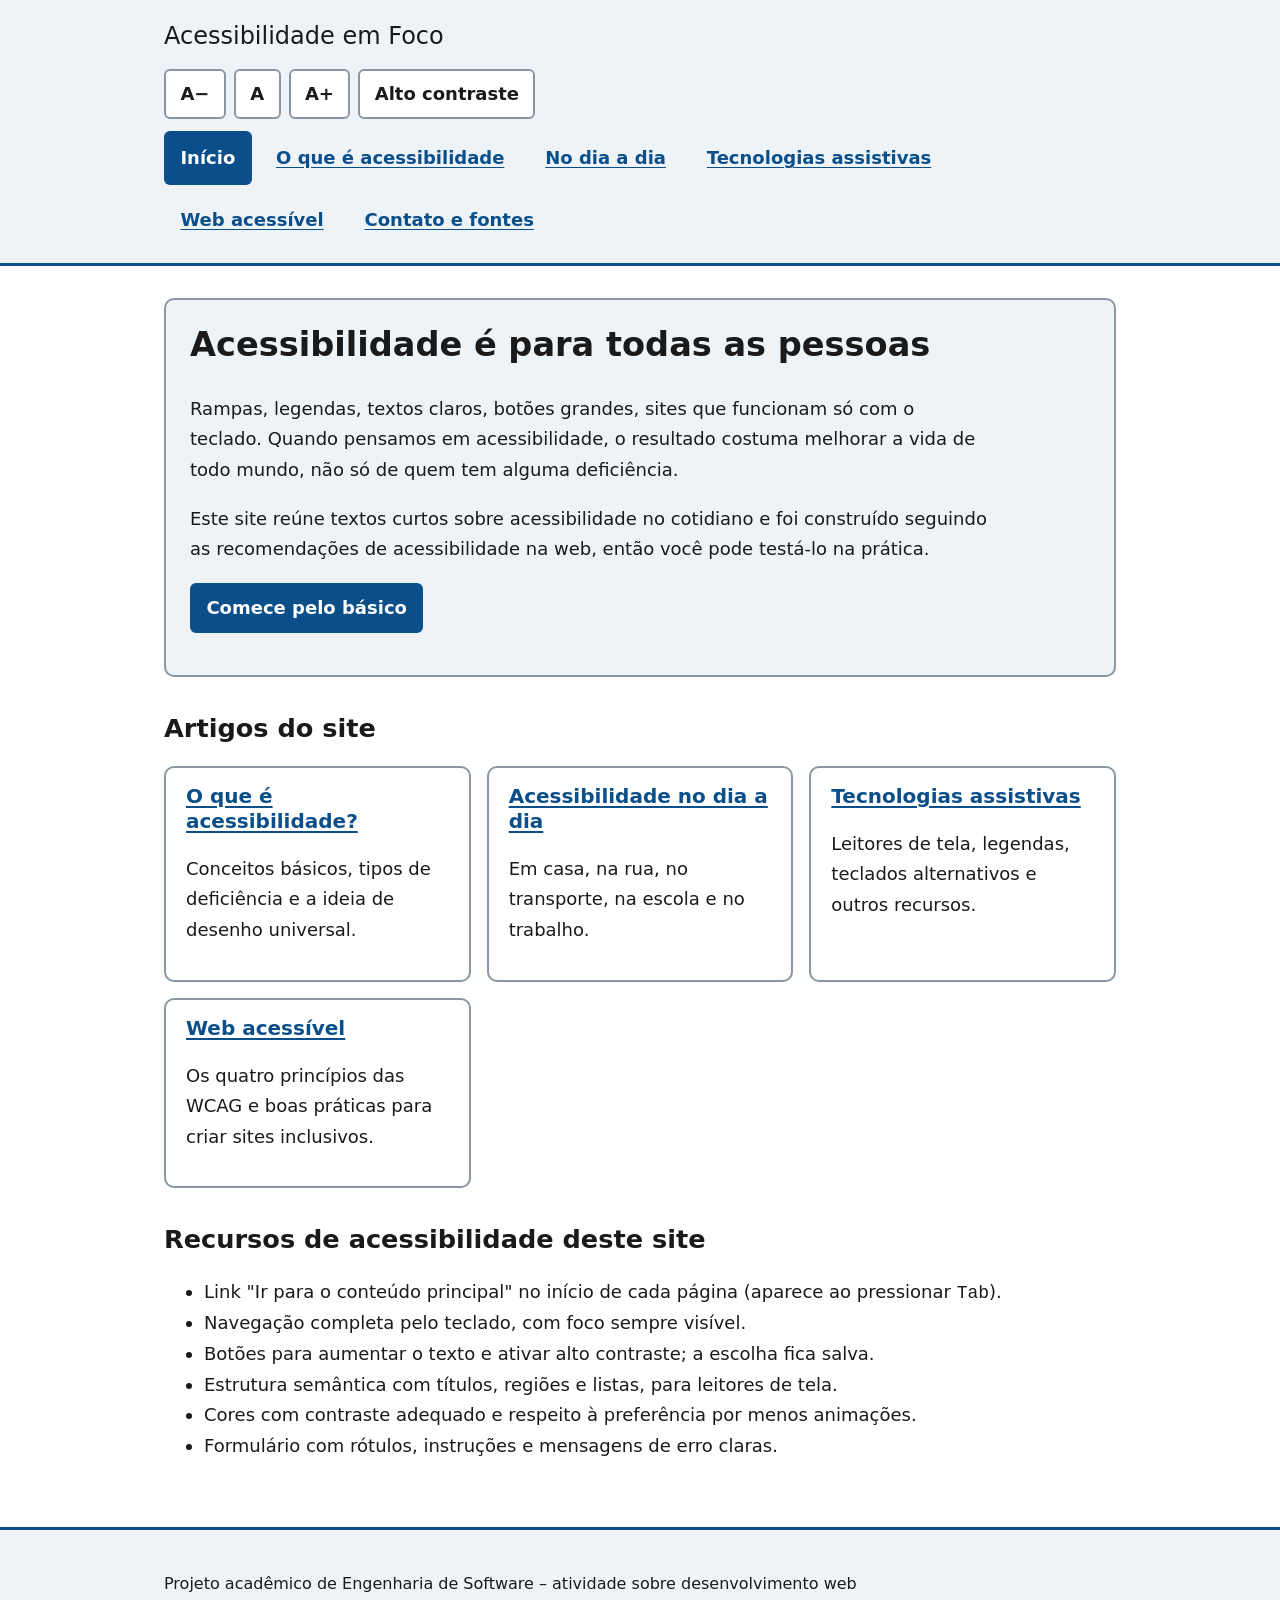
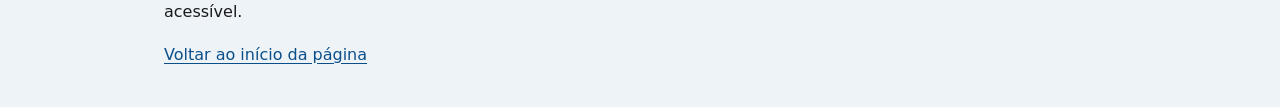
<file: index.html>
<!DOCTYPE html>
<html lang="pt-BR">
<head>
  <meta charset="UTF-8">
  <meta name="viewport" content="width=device-width, initial-scale=1">
  <meta name="description" content="Acessibilidade em Foco: artigos sobre como a acessibilidade melhora a vida cotidiana de todas as pessoas.">
  <title>Início – Acessibilidade em Foco</title>
  <link rel="stylesheet" href="css/styles.css">
  <script src="js/script.js"></script>
</head>
<body>
  <a class="skip-link" href="#conteudo">Ir para o conteúdo principal</a>

  <header class="site-header">
    <div class="header-inner">
      <p class="site-title"><a href="index.html">Acessibilidade em Foco</a></p>

      <div id="toolbar" class="toolbar" role="group" aria-label="Ferramentas de acessibilidade" hidden>
        <button type="button" id="btn-diminuir" aria-label="Diminuir tamanho do texto">A−</button>
        <button type="button" id="btn-padrao" aria-label="Restaurar tamanho padrão e contraste">A</button>
        <button type="button" id="btn-aumentar" aria-label="Aumentar tamanho do texto">A+</button>
        <button type="button" id="btn-contraste" aria-pressed="false">Alto contraste</button>
      </div>

      <nav class="main-nav" aria-label="Principal">
        <ul>
          <li><a href="index.html" aria-current="page">Início</a></li>
          <li><a href="o-que-e.html">O que é acessibilidade</a></li>
          <li><a href="cotidiano.html">No dia a dia</a></li>
          <li><a href="tecnologias-assistivas.html">Tecnologias assistivas</a></li>
          <li><a href="web-acessivel.html">Web acessível</a></li>
          <li><a href="contato.html">Contato e fontes</a></li>
        </ul>
      </nav>
    </div>
  </header>

  <p id="status" class="visually-hidden" role="status" aria-live="polite"></p>

  <main id="conteudo" tabindex="-1">
    <div class="container">
      <section class="hero" aria-labelledby="titulo-principal">
        <h1 id="titulo-principal">Acessibilidade é para todas as pessoas</h1>
        <p>
          Rampas, legendas, textos claros, botões grandes, sites que funcionam só com o teclado.
          Quando pensamos em acessibilidade, o resultado costuma melhorar a vida de todo mundo,
          não só de quem tem alguma deficiência.
        </p>
        <p>
          Este site reúne textos curtos sobre acessibilidade no cotidiano e foi construído seguindo
          as recomendações de acessibilidade na web, então você pode testá-lo na prática.
        </p>
        <p><a class="button" href="o-que-e.html">Comece pelo básico</a></p>
      </section>

      <section aria-labelledby="titulo-artigos">
        <h2 id="titulo-artigos">Artigos do site</h2>
        <ul class="cards">
          <li class="card">
            <h3><a href="o-que-e.html">O que é acessibilidade?</a></h3>
            <p>Conceitos básicos, tipos de deficiência e a ideia de desenho universal.</p>
          </li>
          <li class="card">
            <h3><a href="cotidiano.html">Acessibilidade no dia a dia</a></h3>
            <p>Em casa, na rua, no transporte, na escola e no trabalho.</p>
          </li>
          <li class="card">
            <h3><a href="tecnologias-assistivas.html">Tecnologias assistivas</a></h3>
            <p>Leitores de tela, legendas, teclados alternativos e outros recursos.</p>
          </li>
          <li class="card">
            <h3><a href="web-acessivel.html">Web acessível</a></h3>
            <p>Os quatro princípios das WCAG e boas práticas para criar sites inclusivos.</p>
          </li>
        </ul>
      </section>

      <section aria-labelledby="titulo-site">
        <h2 id="titulo-site">Recursos de acessibilidade deste site</h2>
        <ul>
          <li>Link "Ir para o conteúdo principal" no início de cada página (aparece ao pressionar <kbd>Tab</kbd>).</li>
          <li>Navegação completa pelo teclado, com foco sempre visível.</li>
          <li>Botões para aumentar o texto e ativar alto contraste; a escolha fica salva.</li>
          <li>Estrutura semântica com títulos, regiões e listas, para leitores de tela.</li>
          <li>Cores com contraste adequado e respeito à preferência por menos animações.</li>
          <li>Formulário com rótulos, instruções e mensagens de erro claras.</li>
        </ul>
      </section>
    </div>
  </main>

  <footer class="site-footer">
    <div class="container">
      <p>Projeto acadêmico de Engenharia de Software – atividade sobre desenvolvimento web acessível.</p>
      <p><a href="#conteudo">Voltar ao início da página</a></p>
    </div>
  </footer>
</body>
</html>
</file>
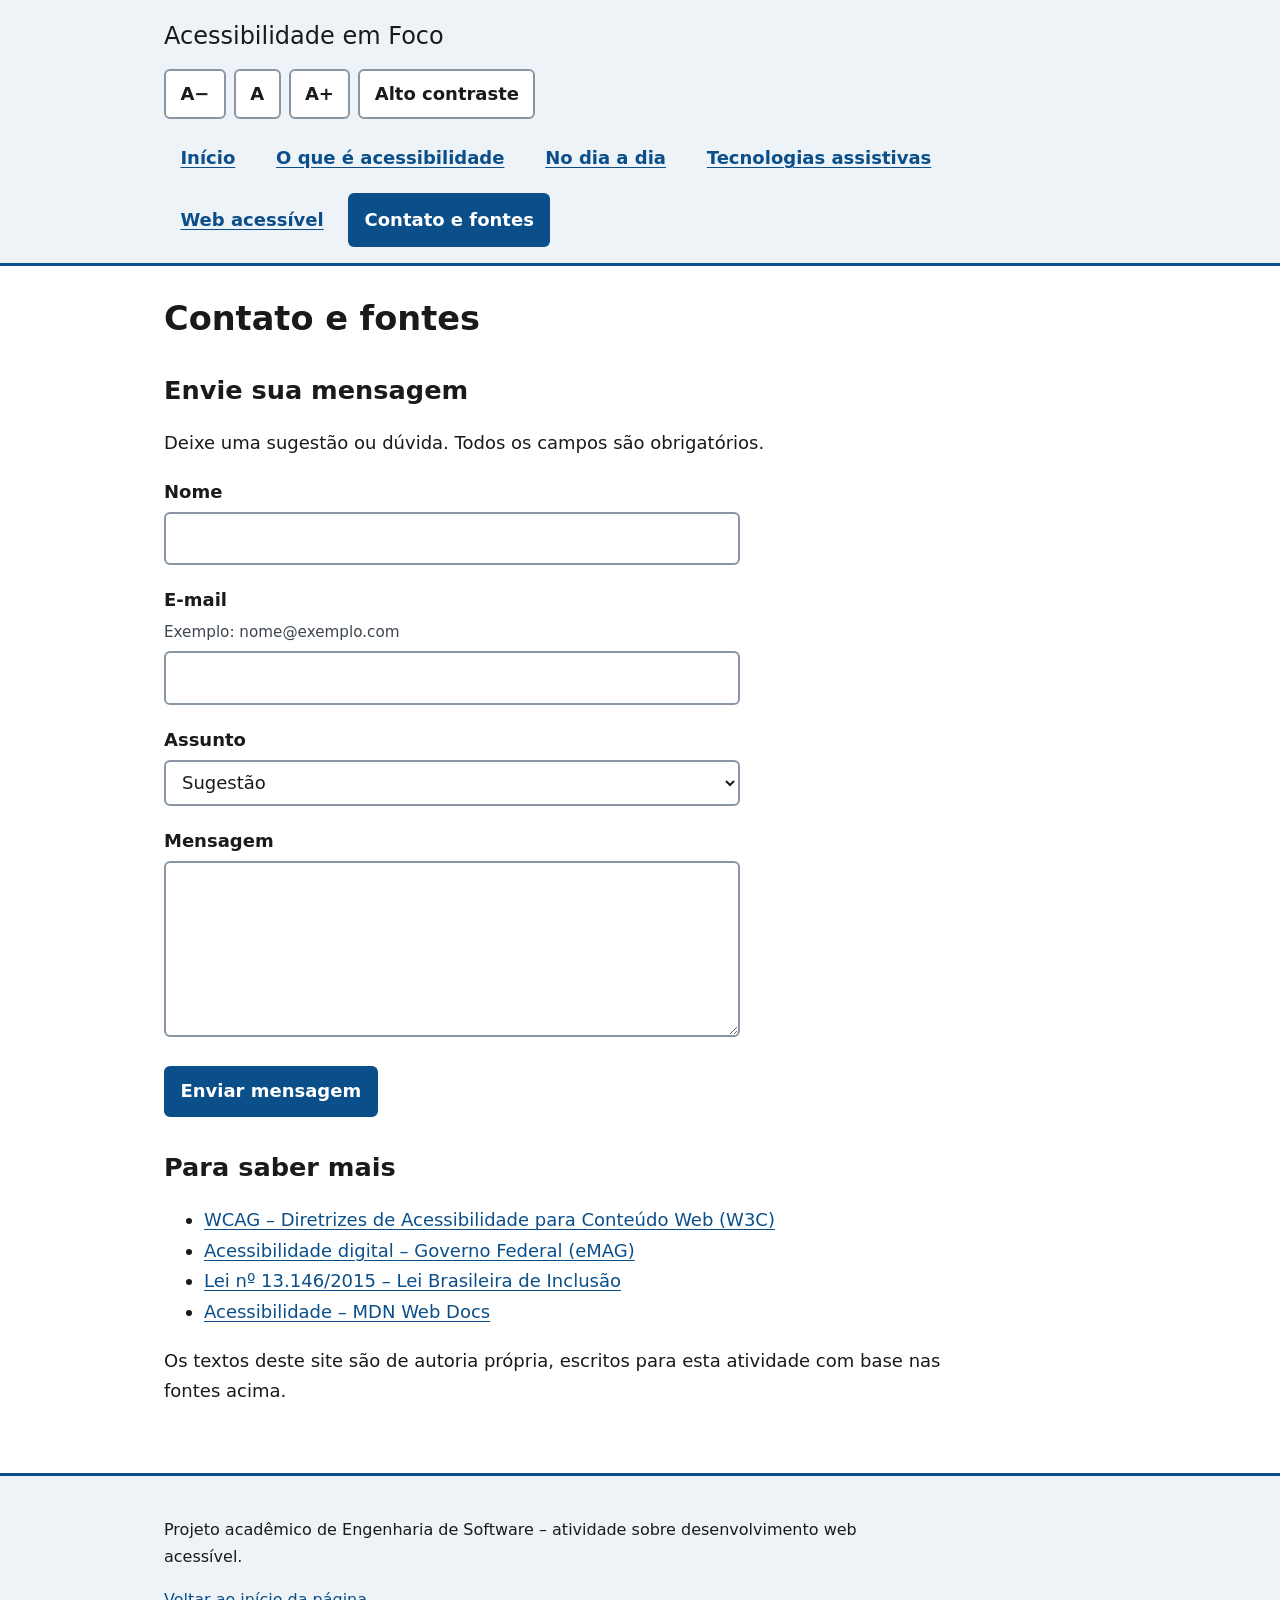
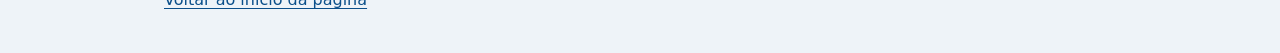
<file: contato.html>
<!DOCTYPE html>
<html lang="pt-BR">
<head>
  <meta charset="UTF-8">
  <meta name="viewport" content="width=device-width, initial-scale=1">
  <meta name="description" content="Formulário de contato acessível e lista de fontes para estudar acessibilidade.">
  <title>Contato e fontes – Acessibilidade em Foco</title>
  <link rel="stylesheet" href="css/styles.css">
  <script src="js/script.js"></script>
</head>
<body>
  <a class="skip-link" href="#conteudo">Ir para o conteúdo principal</a>

  <header class="site-header">
    <div class="header-inner">
      <p class="site-title"><a href="index.html">Acessibilidade em Foco</a></p>

      <div id="toolbar" class="toolbar" role="group" aria-label="Ferramentas de acessibilidade" hidden>
        <button type="button" id="btn-diminuir" aria-label="Diminuir tamanho do texto">A−</button>
        <button type="button" id="btn-padrao" aria-label="Restaurar tamanho padrão e contraste">A</button>
        <button type="button" id="btn-aumentar" aria-label="Aumentar tamanho do texto">A+</button>
        <button type="button" id="btn-contraste" aria-pressed="false">Alto contraste</button>
      </div>

      <nav class="main-nav" aria-label="Principal">
        <ul>
          <li><a href="index.html">Início</a></li>
          <li><a href="o-que-e.html">O que é acessibilidade</a></li>
          <li><a href="cotidiano.html">No dia a dia</a></li>
          <li><a href="tecnologias-assistivas.html">Tecnologias assistivas</a></li>
          <li><a href="web-acessivel.html">Web acessível</a></li>
          <li><a href="contato.html" aria-current="page">Contato e fontes</a></li>
        </ul>
      </nav>
    </div>
  </header>

  <p id="status" class="visually-hidden" role="status" aria-live="polite"></p>

  <main id="conteudo" tabindex="-1">
    <div class="container">
      <h1>Contato e fontes</h1>

      <section aria-labelledby="titulo-form">
        <h2 id="titulo-form">Envie sua mensagem</h2>
        <p>Deixe uma sugestão ou dúvida. Todos os campos são obrigatórios.</p>

        <div id="resumo-erros" class="error-summary" role="alert" tabindex="-1" aria-labelledby="titulo-erros" hidden></div>
        <div id="sucesso" class="success" role="status" tabindex="-1" hidden>
          <p><strong>Mensagem enviada!</strong> Obrigado pelo contato. (Envio simulado: este é um projeto acadêmico.)</p>
        </div>

        <form id="form-contato" novalidate>
          <div class="field">
            <label for="nome">Nome</label>
            <input type="text" id="nome" name="nome" autocomplete="name" aria-describedby="nome-erro" required>
            <p id="nome-erro" class="error-msg" hidden></p>
          </div>

          <div class="field">
            <label for="email">E-mail</label>
            <p id="email-dica" class="hint">Exemplo: nome@exemplo.com</p>
            <input type="email" id="email" name="email" autocomplete="email" aria-describedby="email-dica email-erro" required>
            <p id="email-erro" class="error-msg" hidden></p>
          </div>

          <div class="field">
            <label for="assunto">Assunto</label>
            <select id="assunto" name="assunto">
              <option>Sugestão</option>
              <option>Dúvida</option>
              <option>Problema de acessibilidade no site</option>
            </select>
          </div>

          <div class="field">
            <label for="mensagem">Mensagem</label>
            <textarea id="mensagem" name="mensagem" rows="5" aria-describedby="mensagem-erro" required></textarea>
            <p id="mensagem-erro" class="error-msg" hidden></p>
          </div>

          <button type="submit" class="primary">Enviar mensagem</button>
        </form>
      </section>

      <section aria-labelledby="titulo-fontes">
        <h2 id="titulo-fontes">Para saber mais</h2>
        <ul>
          <li><a href="https://www.w3.org/WAI/standards-guidelines/wcag/pt-br/">WCAG – Diretrizes de Acessibilidade para Conteúdo Web (W3C)</a></li>
          <li><a href="https://www.gov.br/governodigital/pt-br/acessibilidade-e-usuario/acessibilidade-digital">Acessibilidade digital – Governo Federal (eMAG)</a></li>
          <li><a href="https://www.planalto.gov.br/ccivil_03/_ato2015-2018/2015/lei/l13146.htm">Lei nº 13.146/2015 – Lei Brasileira de Inclusão</a></li>
          <li><a href="https://developer.mozilla.org/pt-BR/docs/Web/Accessibility">Acessibilidade – MDN Web Docs</a></li>
        </ul>
        <p>Os textos deste site são de autoria própria, escritos para esta atividade com base nas fontes acima.</p>
      </section>
    </div>
  </main>

  <footer class="site-footer">
    <div class="container">
      <p>Projeto acadêmico de Engenharia de Software – atividade sobre desenvolvimento web acessível.</p>
      <p><a href="#conteudo">Voltar ao início da página</a></p>
    </div>
  </footer>
</body>
</html>
</file>
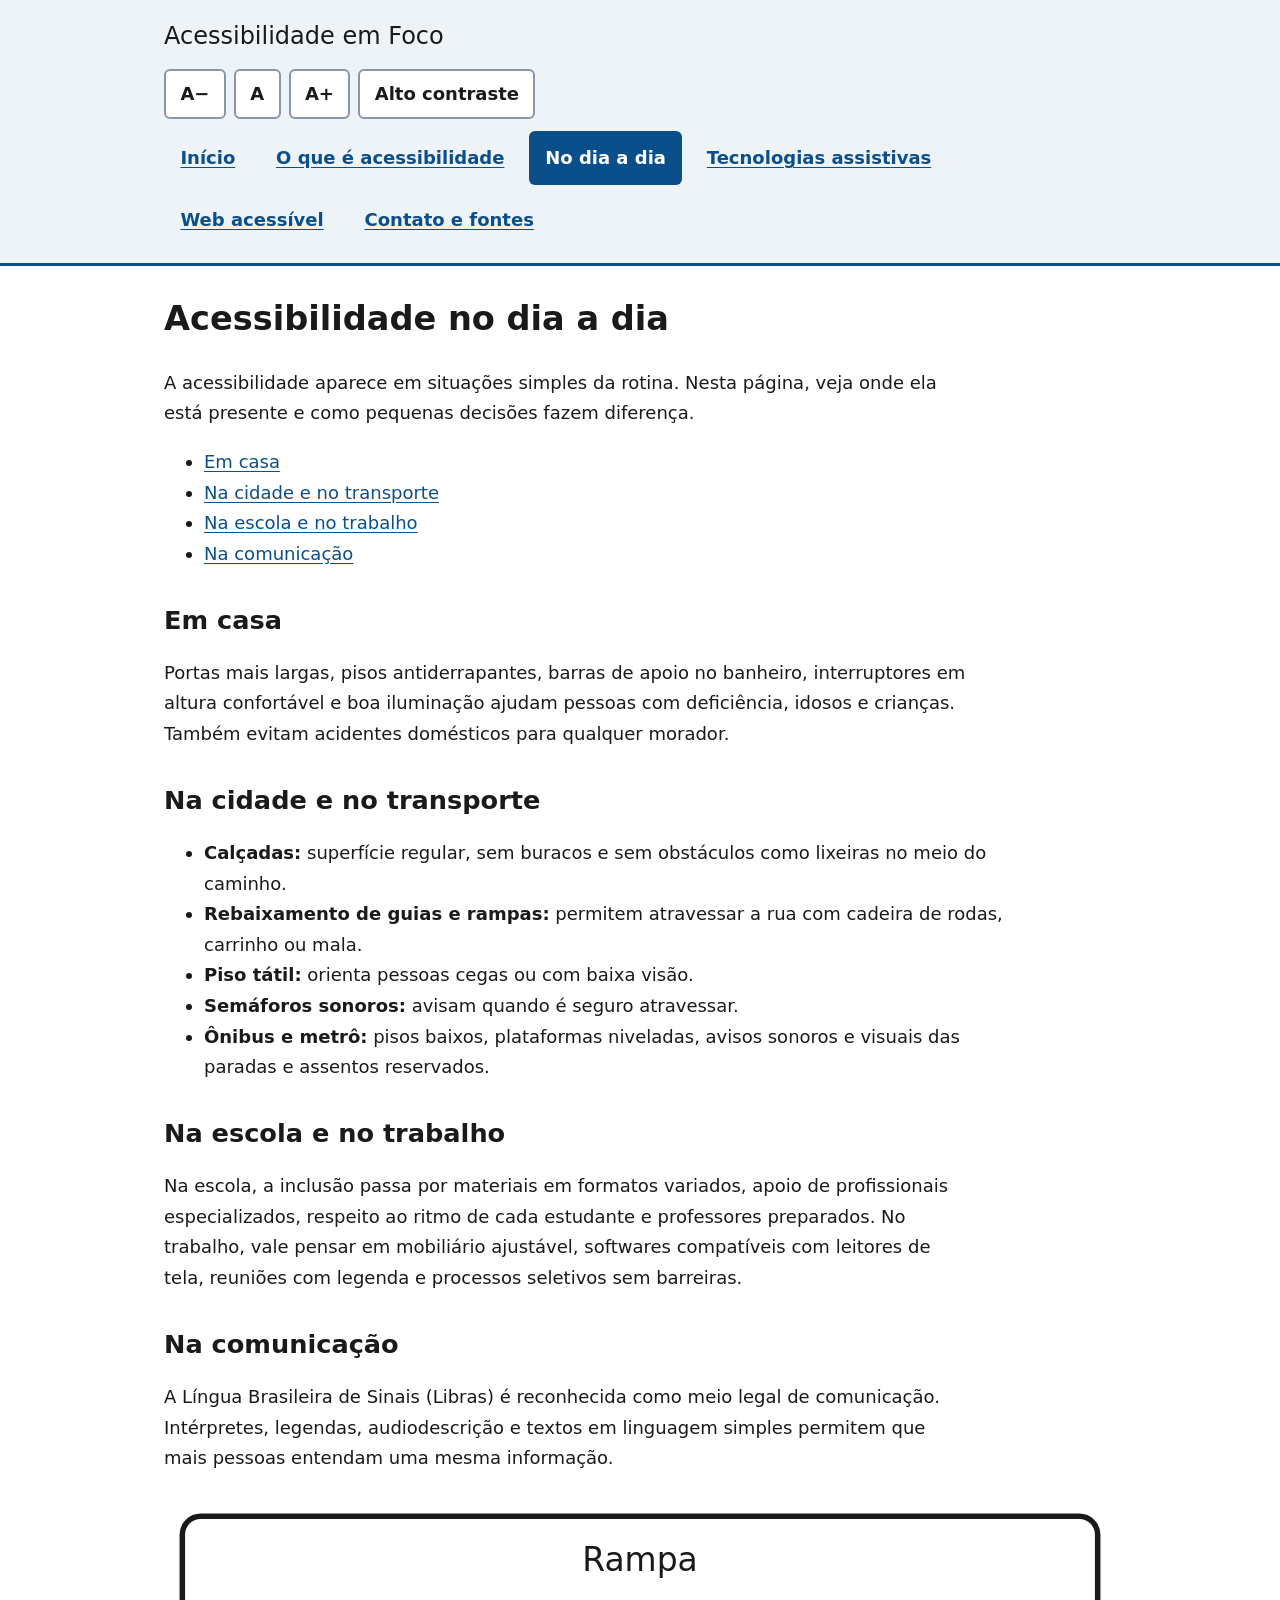
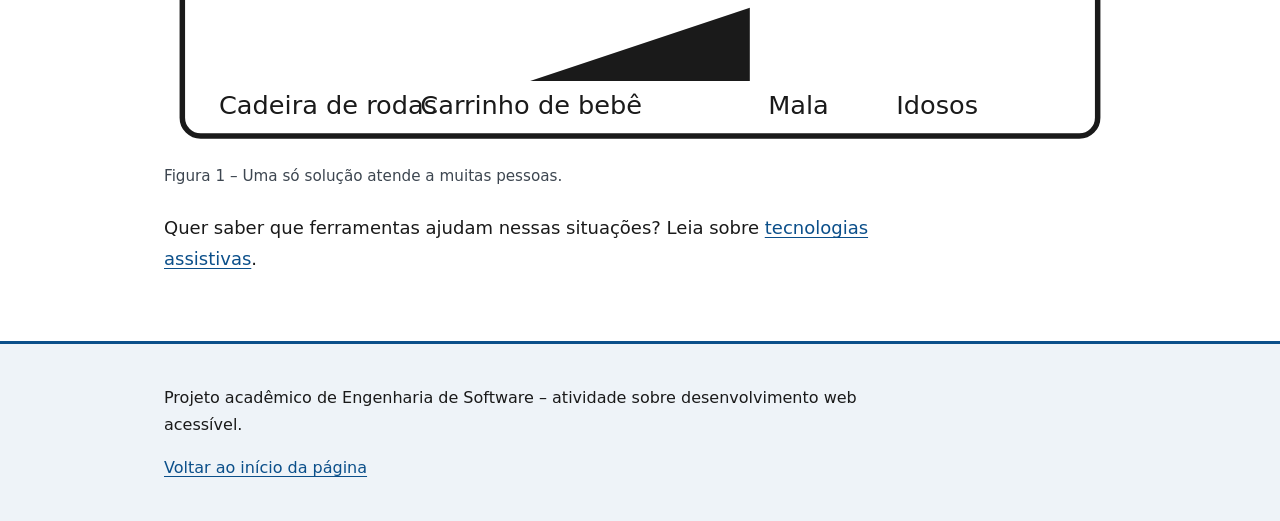
<file: cotidiano.html>
<!DOCTYPE html>
<html lang="pt-BR">
<head>
  <meta charset="UTF-8">
  <meta name="viewport" content="width=device-width, initial-scale=1">
  <meta name="description" content="Exemplos de acessibilidade na vida cotidiana: casa, cidade, transporte, escola, trabalho e comunicação.">
  <title>Acessibilidade no dia a dia – Acessibilidade em Foco</title>
  <link rel="stylesheet" href="css/styles.css">
  <script src="js/script.js"></script>
</head>
<body>
  <a class="skip-link" href="#conteudo">Ir para o conteúdo principal</a>

  <header class="site-header">
    <div class="header-inner">
      <p class="site-title"><a href="index.html">Acessibilidade em Foco</a></p>

      <div id="toolbar" class="toolbar" role="group" aria-label="Ferramentas de acessibilidade" hidden>
        <button type="button" id="btn-diminuir" aria-label="Diminuir tamanho do texto">A−</button>
        <button type="button" id="btn-padrao" aria-label="Restaurar tamanho padrão e contraste">A</button>
        <button type="button" id="btn-aumentar" aria-label="Aumentar tamanho do texto">A+</button>
        <button type="button" id="btn-contraste" aria-pressed="false">Alto contraste</button>
      </div>

      <nav class="main-nav" aria-label="Principal">
        <ul>
          <li><a href="index.html">Início</a></li>
          <li><a href="o-que-e.html">O que é acessibilidade</a></li>
          <li><a href="cotidiano.html" aria-current="page">No dia a dia</a></li>
          <li><a href="tecnologias-assistivas.html">Tecnologias assistivas</a></li>
          <li><a href="web-acessivel.html">Web acessível</a></li>
          <li><a href="contato.html">Contato e fontes</a></li>
        </ul>
      </nav>
    </div>
  </header>

  <p id="status" class="visually-hidden" role="status" aria-live="polite"></p>

  <main id="conteudo" tabindex="-1">
    <div class="container">
      <article>
        <h1>Acessibilidade no dia a dia</h1>

        <p>
          A acessibilidade aparece em situações simples da rotina. Nesta página, veja onde ela está
          presente e como pequenas decisões fazem diferença.
        </p>

        <nav aria-label="Neste artigo">
          <ul>
            <li><a href="#casa">Em casa</a></li>
            <li><a href="#cidade">Na cidade e no transporte</a></li>
            <li><a href="#escola-trabalho">Na escola e no trabalho</a></li>
            <li><a href="#comunicacao">Na comunicação</a></li>
          </ul>
        </nav>

        <h2 id="casa">Em casa</h2>
        <p>
          Portas mais largas, pisos antiderrapantes, barras de apoio no banheiro, interruptores
          em altura confortável e boa iluminação ajudam pessoas com deficiência, idosos e crianças.
          Também evitam acidentes domésticos para qualquer morador.
        </p>

        <h2 id="cidade">Na cidade e no transporte</h2>
        <ul>
          <li><strong>Calçadas:</strong> superfície regular, sem buracos e sem obstáculos como lixeiras no meio do caminho.</li>
          <li><strong>Rebaixamento de guias e rampas:</strong> permitem atravessar a rua com cadeira de rodas, carrinho ou mala.</li>
          <li><strong>Piso tátil:</strong> orienta pessoas cegas ou com baixa visão.</li>
          <li><strong>Semáforos sonoros:</strong> avisam quando é seguro atravessar.</li>
          <li><strong>Ônibus e metrô:</strong> pisos baixos, plataformas niveladas, avisos sonoros e visuais das paradas e assentos reservados.</li>
        </ul>

        <h2 id="escola-trabalho">Na escola e no trabalho</h2>
        <p>
          Na escola, a inclusão passa por materiais em formatos variados, apoio de profissionais
          especializados, respeito ao ritmo de cada estudante e professores preparados.
          No trabalho, vale pensar em mobiliário ajustável, softwares compatíveis com leitores de tela,
          reuniões com legenda e processos seletivos sem barreiras.
        </p>

        <h2 id="comunicacao">Na comunicação</h2>
        <p>
          A Língua Brasileira de Sinais (Libras) é reconhecida como meio legal de comunicação.
          Intérpretes, legendas, audiodescrição e textos em linguagem simples permitem que
          mais pessoas entendam uma mesma informação.
        </p>

        <figure>
          <svg viewBox="0 0 520 140" role="img" aria-labelledby="fig1-titulo fig1-desc">
            <title id="fig1-titulo">Quem se beneficia de uma rampa</title>
            <desc id="fig1-desc">Esquema com uma rampa ao centro e quatro grupos que se beneficiam dela: pessoas em cadeira de rodas, pessoas com carrinho de bebê, pessoas com mala e idosos.</desc>
            <rect x="10" y="10" width="500" height="120" rx="10" fill="none" stroke="currentColor" stroke-width="3"/>
            <polygon points="200,100 320,100 320,60" fill="currentColor"/>
            <text x="260" y="40" text-anchor="middle" font-size="18" fill="currentColor">Rampa</text>
            <text x="30" y="118" font-size="14" fill="currentColor">Cadeira de rodas</text>
            <text x="150" y="118" font-size="14" fill="currentColor" dx="-10">Carrinho de bebê</text>
            <text x="330" y="118" font-size="14" fill="currentColor">Mala</text>
            <text x="400" y="118" font-size="14" fill="currentColor">Idosos</text>
          </svg>
          <figcaption>Figura 1 – Uma só solução atende a muitas pessoas.</figcaption>
        </figure>

        <p>
          Quer saber que ferramentas ajudam nessas situações? Leia sobre
          <a href="tecnologias-assistivas.html">tecnologias assistivas</a>.
        </p>
      </article>
    </div>
  </main>

  <footer class="site-footer">
    <div class="container">
      <p>Projeto acadêmico de Engenharia de Software – atividade sobre desenvolvimento web acessível.</p>
      <p><a href="#conteudo">Voltar ao início da página</a></p>
    </div>
  </footer>
</body>
</html>
</file>
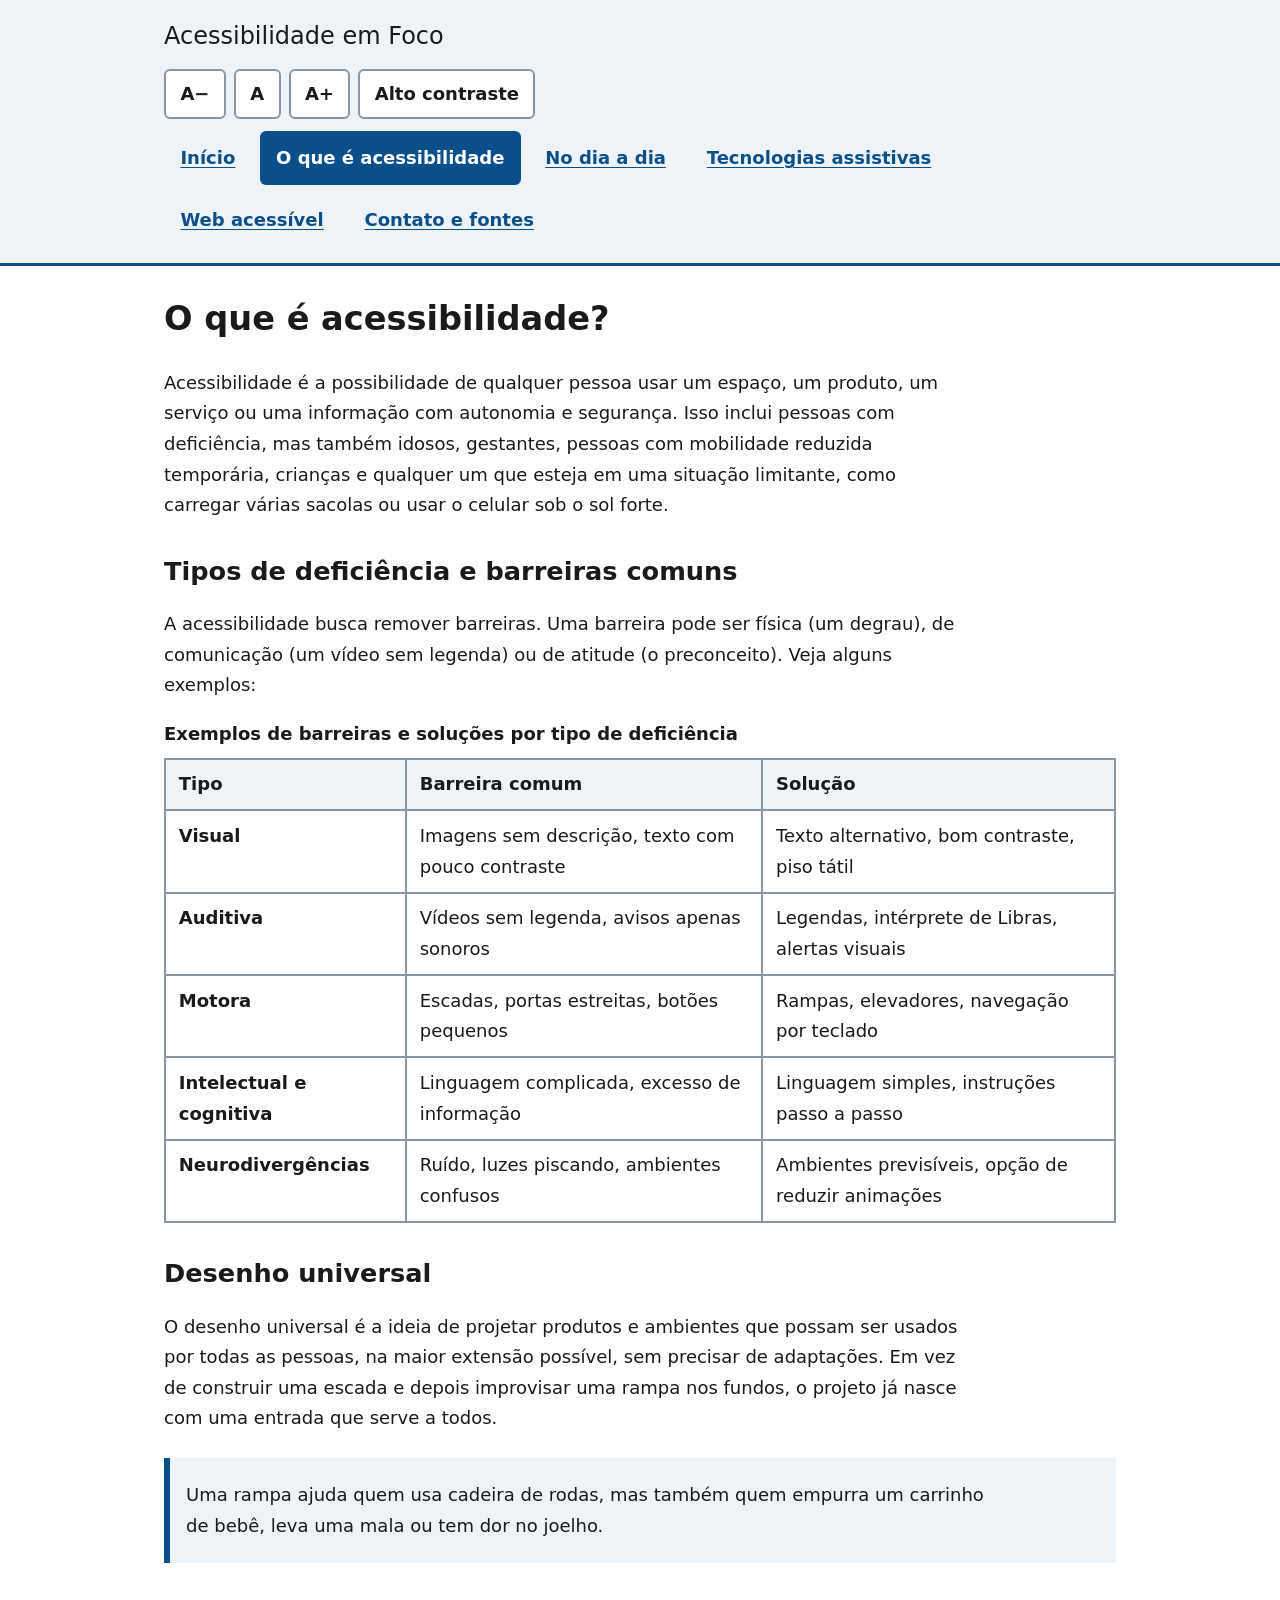
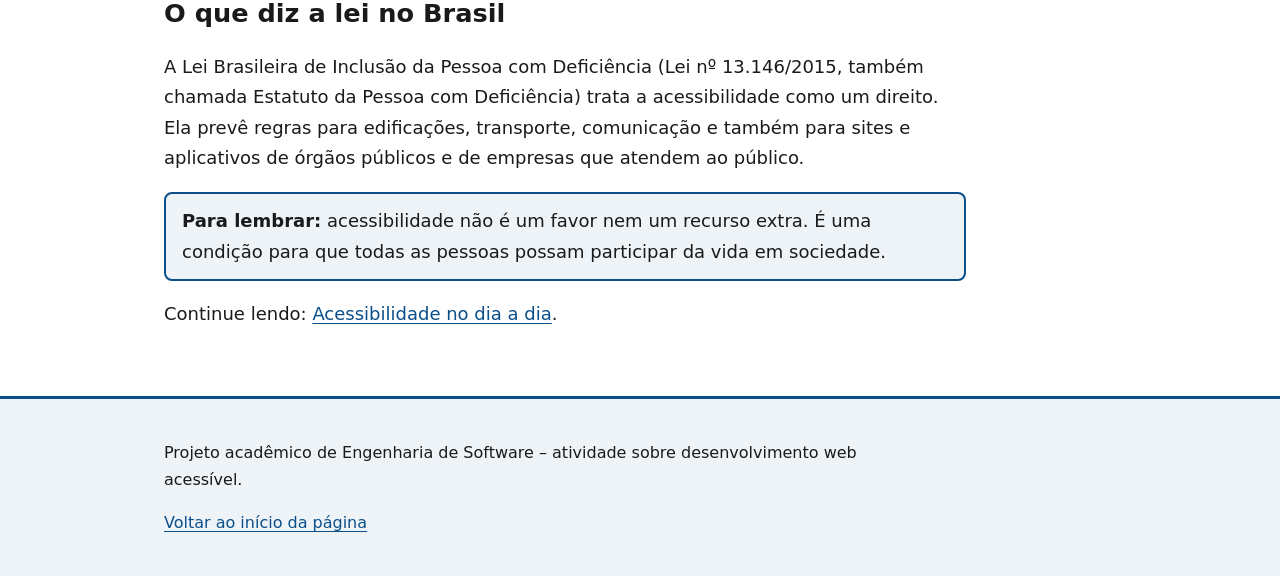
<file: o-que-e.html>
<!DOCTYPE html>
<html lang="pt-BR">
<head>
  <meta charset="UTF-8">
  <meta name="viewport" content="width=device-width, initial-scale=1">
  <meta name="description" content="Entenda o que é acessibilidade, os tipos de deficiência e o conceito de desenho universal.">
  <title>O que é acessibilidade – Acessibilidade em Foco</title>
  <link rel="stylesheet" href="css/styles.css">
  <script src="js/script.js"></script>
</head>
<body>
  <a class="skip-link" href="#conteudo">Ir para o conteúdo principal</a>

  <header class="site-header">
    <div class="header-inner">
      <p class="site-title"><a href="index.html">Acessibilidade em Foco</a></p>

      <div id="toolbar" class="toolbar" role="group" aria-label="Ferramentas de acessibilidade" hidden>
        <button type="button" id="btn-diminuir" aria-label="Diminuir tamanho do texto">A−</button>
        <button type="button" id="btn-padrao" aria-label="Restaurar tamanho padrão e contraste">A</button>
        <button type="button" id="btn-aumentar" aria-label="Aumentar tamanho do texto">A+</button>
        <button type="button" id="btn-contraste" aria-pressed="false">Alto contraste</button>
      </div>

      <nav class="main-nav" aria-label="Principal">
        <ul>
          <li><a href="index.html">Início</a></li>
          <li><a href="o-que-e.html" aria-current="page">O que é acessibilidade</a></li>
          <li><a href="cotidiano.html">No dia a dia</a></li>
          <li><a href="tecnologias-assistivas.html">Tecnologias assistivas</a></li>
          <li><a href="web-acessivel.html">Web acessível</a></li>
          <li><a href="contato.html">Contato e fontes</a></li>
        </ul>
      </nav>
    </div>
  </header>

  <p id="status" class="visually-hidden" role="status" aria-live="polite"></p>

  <main id="conteudo" tabindex="-1">
    <div class="container">
      <article>
        <h1>O que é acessibilidade?</h1>

        <p>
          Acessibilidade é a possibilidade de qualquer pessoa usar um espaço, um produto, um serviço
          ou uma informação com autonomia e segurança. Isso inclui pessoas com deficiência, mas também
          idosos, gestantes, pessoas com mobilidade reduzida temporária, crianças e qualquer um que
          esteja em uma situação limitante, como carregar várias sacolas ou usar o celular sob o sol forte.
        </p>

        <h2 id="deficiencias">Tipos de deficiência e barreiras comuns</h2>
        <p>
          A acessibilidade busca remover barreiras. Uma barreira pode ser física (um degrau),
          de comunicação (um vídeo sem legenda) ou de atitude (o preconceito). Veja alguns exemplos:
        </p>

        <div class="table-wrap">
          <table>
            <caption>Exemplos de barreiras e soluções por tipo de deficiência</caption>
            <thead>
              <tr>
                <th scope="col">Tipo</th>
                <th scope="col">Barreira comum</th>
                <th scope="col">Solução</th>
              </tr>
            </thead>
            <tbody>
              <tr>
                <th scope="row">Visual</th>
                <td>Imagens sem descrição, texto com pouco contraste</td>
                <td>Texto alternativo, bom contraste, piso tátil</td>
              </tr>
              <tr>
                <th scope="row">Auditiva</th>
                <td>Vídeos sem legenda, avisos apenas sonoros</td>
                <td>Legendas, intérprete de Libras, alertas visuais</td>
              </tr>
              <tr>
                <th scope="row">Motora</th>
                <td>Escadas, portas estreitas, botões pequenos</td>
                <td>Rampas, elevadores, navegação por teclado</td>
              </tr>
              <tr>
                <th scope="row">Intelectual e cognitiva</th>
                <td>Linguagem complicada, excesso de informação</td>
                <td>Linguagem simples, instruções passo a passo</td>
              </tr>
              <tr>
                <th scope="row">Neurodivergências</th>
                <td>Ruído, luzes piscando, ambientes confusos</td>
                <td>Ambientes previsíveis, opção de reduzir animações</td>
              </tr>
            </tbody>
          </table>
        </div>

        <h2 id="desenho-universal">Desenho universal</h2>
        <p>
          O desenho universal é a ideia de projetar produtos e ambientes que possam ser usados por
          todas as pessoas, na maior extensão possível, sem precisar de adaptações. Em vez de
          construir uma escada e depois improvisar uma rampa nos fundos, o projeto já nasce com
          uma entrada que serve a todos.
        </p>
        <blockquote>
          <p>Uma rampa ajuda quem usa cadeira de rodas, mas também quem empurra um carrinho de bebê, leva uma mala ou tem dor no joelho.</p>
        </blockquote>

        <h2 id="lei">O que diz a lei no Brasil</h2>
        <p>
          A Lei Brasileira de Inclusão da Pessoa com Deficiência (Lei nº 13.146/2015, também chamada
          Estatuto da Pessoa com Deficiência) trata a acessibilidade como um direito. Ela prevê regras
          para edificações, transporte, comunicação e também para sites e aplicativos de órgãos públicos
          e de empresas que atendem ao público.
        </p>

        <p class="note">
          <strong>Para lembrar:</strong> acessibilidade não é um favor nem um recurso extra.
          É uma condição para que todas as pessoas possam participar da vida em sociedade.
        </p>

        <p>Continue lendo: <a href="cotidiano.html">Acessibilidade no dia a dia</a>.</p>
      </article>
    </div>
  </main>

  <footer class="site-footer">
    <div class="container">
      <p>Projeto acadêmico de Engenharia de Software – atividade sobre desenvolvimento web acessível.</p>
      <p><a href="#conteudo">Voltar ao início da página</a></p>
    </div>
  </footer>
</body>
</html>
</file>
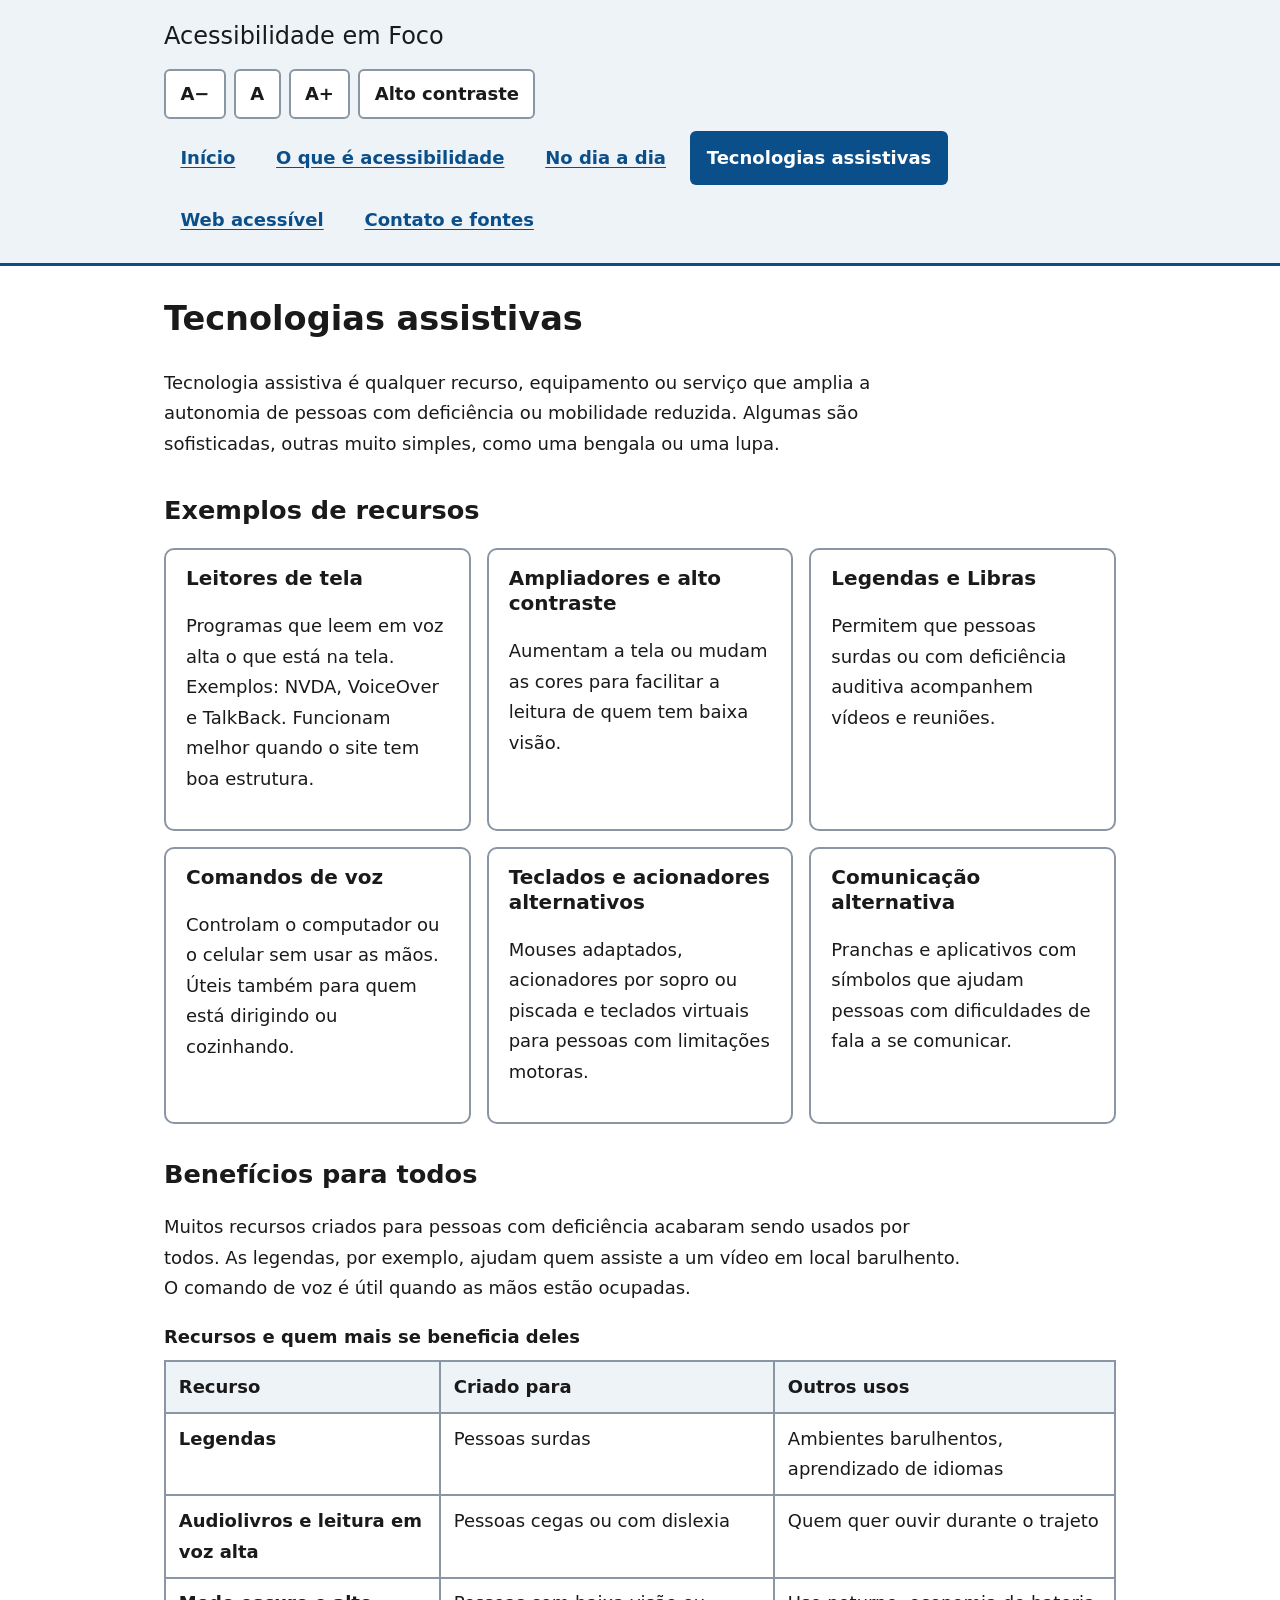
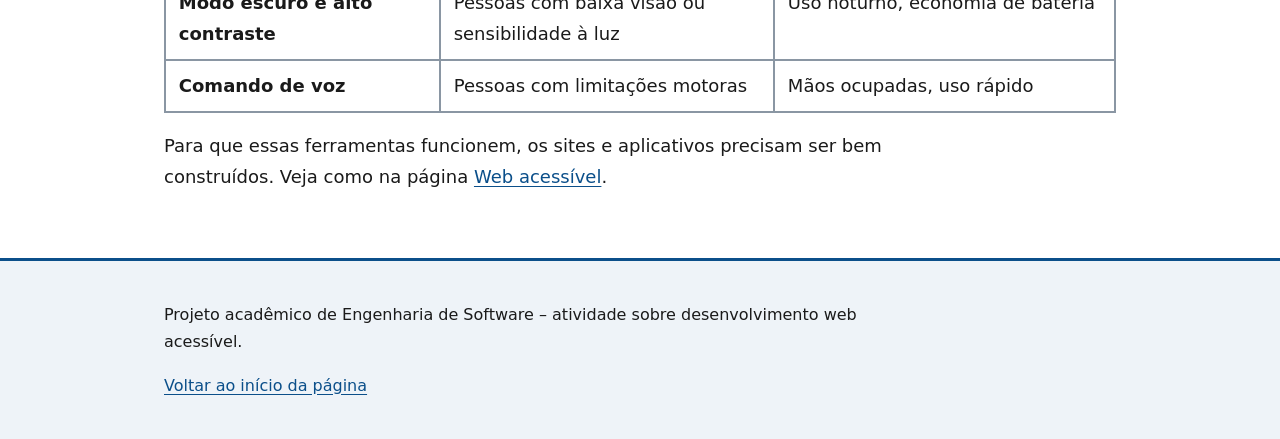
<file: tecnologias-assistivas.html>
<!DOCTYPE html>
<html lang="pt-BR">
<head>
  <meta charset="UTF-8">
  <meta name="viewport" content="width=device-width, initial-scale=1">
  <meta name="description" content="Conheça tecnologias assistivas como leitores de tela, legendas, ampliadores e comandos de voz.">
  <title>Tecnologias assistivas – Acessibilidade em Foco</title>
  <link rel="stylesheet" href="css/styles.css">
  <script src="js/script.js"></script>
</head>
<body>
  <a class="skip-link" href="#conteudo">Ir para o conteúdo principal</a>

  <header class="site-header">
    <div class="header-inner">
      <p class="site-title"><a href="index.html">Acessibilidade em Foco</a></p>

      <div id="toolbar" class="toolbar" role="group" aria-label="Ferramentas de acessibilidade" hidden>
        <button type="button" id="btn-diminuir" aria-label="Diminuir tamanho do texto">A−</button>
        <button type="button" id="btn-padrao" aria-label="Restaurar tamanho padrão e contraste">A</button>
        <button type="button" id="btn-aumentar" aria-label="Aumentar tamanho do texto">A+</button>
        <button type="button" id="btn-contraste" aria-pressed="false">Alto contraste</button>
      </div>

      <nav class="main-nav" aria-label="Principal">
        <ul>
          <li><a href="index.html">Início</a></li>
          <li><a href="o-que-e.html">O que é acessibilidade</a></li>
          <li><a href="cotidiano.html">No dia a dia</a></li>
          <li><a href="tecnologias-assistivas.html" aria-current="page">Tecnologias assistivas</a></li>
          <li><a href="web-acessivel.html">Web acessível</a></li>
          <li><a href="contato.html">Contato e fontes</a></li>
        </ul>
      </nav>
    </div>
  </header>

  <p id="status" class="visually-hidden" role="status" aria-live="polite"></p>

  <main id="conteudo" tabindex="-1">
    <div class="container">
      <article>
        <h1>Tecnologias assistivas</h1>

        <p>
          Tecnologia assistiva é qualquer recurso, equipamento ou serviço que amplia a autonomia
          de pessoas com deficiência ou mobilidade reduzida. Algumas são sofisticadas, outras muito simples,
          como uma bengala ou uma lupa.
        </p>

        <h2 id="exemplos">Exemplos de recursos</h2>
        <ul class="cards">
          <li class="card">
            <h3>Leitores de tela</h3>
            <p>Programas que leem em voz alta o que está na tela. Exemplos: NVDA, VoiceOver e TalkBack. Funcionam melhor quando o site tem boa estrutura.</p>
          </li>
          <li class="card">
            <h3>Ampliadores e alto contraste</h3>
            <p>Aumentam a tela ou mudam as cores para facilitar a leitura de quem tem baixa visão.</p>
          </li>
          <li class="card">
            <h3>Legendas e Libras</h3>
            <p>Permitem que pessoas surdas ou com deficiência auditiva acompanhem vídeos e reuniões.</p>
          </li>
          <li class="card">
            <h3>Comandos de voz</h3>
            <p>Controlam o computador ou o celular sem usar as mãos. Úteis também para quem está dirigindo ou cozinhando.</p>
          </li>
          <li class="card">
            <h3>Teclados e acionadores alternativos</h3>
            <p>Mouses adaptados, acionadores por sopro ou piscada e teclados virtuais para pessoas com limitações motoras.</p>
          </li>
          <li class="card">
            <h3>Comunicação alternativa</h3>
            <p>Pranchas e aplicativos com símbolos que ajudam pessoas com dificuldades de fala a se comunicar.</p>
          </li>
        </ul>

        <h2 id="beneficios">Benefícios para todos</h2>
        <p>
          Muitos recursos criados para pessoas com deficiência acabaram sendo usados por todos.
          As legendas, por exemplo, ajudam quem assiste a um vídeo em local barulhento.
          O comando de voz é útil quando as mãos estão ocupadas.
        </p>

        <div class="table-wrap">
          <table>
            <caption>Recursos e quem mais se beneficia deles</caption>
            <thead>
              <tr>
                <th scope="col">Recurso</th>
                <th scope="col">Criado para</th>
                <th scope="col">Outros usos</th>
              </tr>
            </thead>
            <tbody>
              <tr>
                <th scope="row">Legendas</th>
                <td>Pessoas surdas</td>
                <td>Ambientes barulhentos, aprendizado de idiomas</td>
              </tr>
              <tr>
                <th scope="row">Audiolivros e leitura em voz alta</th>
                <td>Pessoas cegas ou com dislexia</td>
                <td>Quem quer ouvir durante o trajeto</td>
              </tr>
              <tr>
                <th scope="row">Modo escuro e alto contraste</th>
                <td>Pessoas com baixa visão ou sensibilidade à luz</td>
                <td>Uso noturno, economia de bateria</td>
              </tr>
              <tr>
                <th scope="row">Comando de voz</th>
                <td>Pessoas com limitações motoras</td>
                <td>Mãos ocupadas, uso rápido</td>
              </tr>
            </tbody>
          </table>
        </div>

        <p>
          Para que essas ferramentas funcionem, os sites e aplicativos precisam ser bem construídos.
          Veja como na página <a href="web-acessivel.html">Web acessível</a>.
        </p>
      </article>
    </div>
  </main>

  <footer class="site-footer">
    <div class="container">
      <p>Projeto acadêmico de Engenharia de Software – atividade sobre desenvolvimento web acessível.</p>
      <p><a href="#conteudo">Voltar ao início da página</a></p>
    </div>
  </footer>
</body>
</html>
</file>
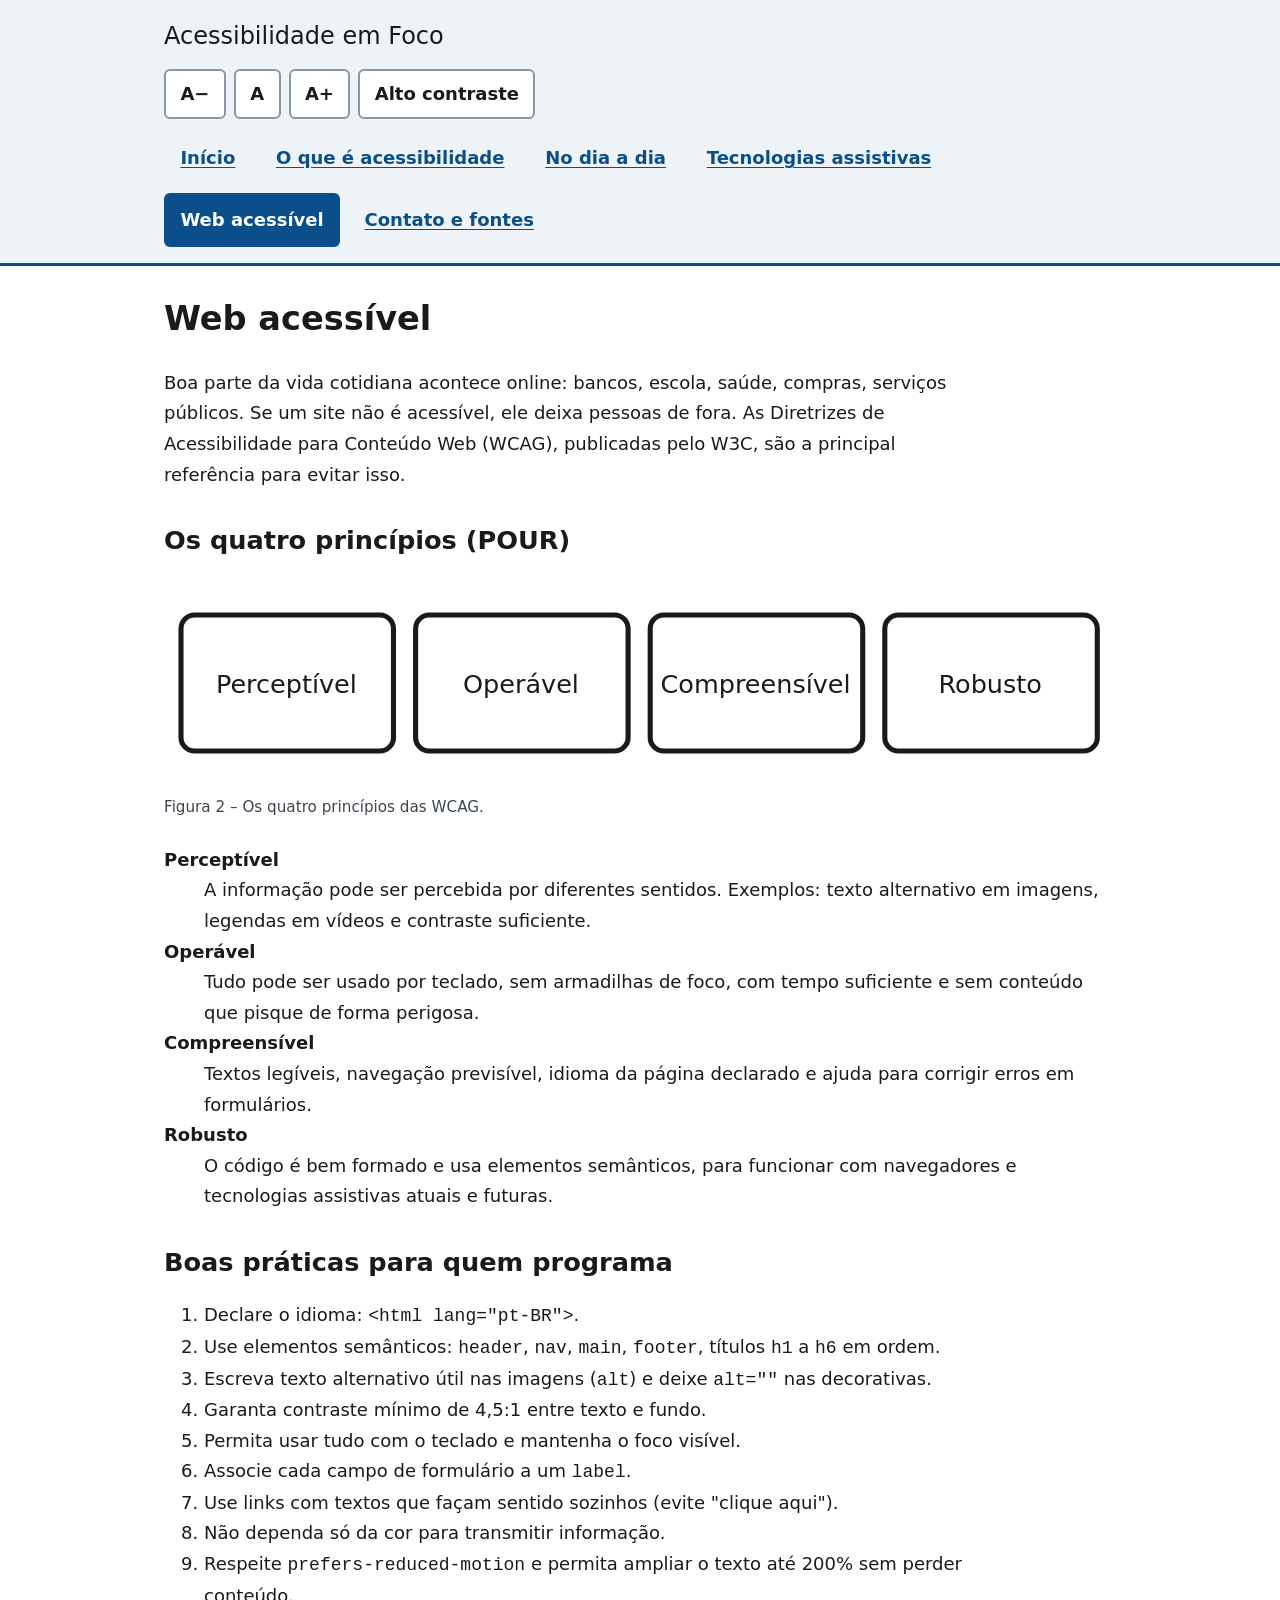
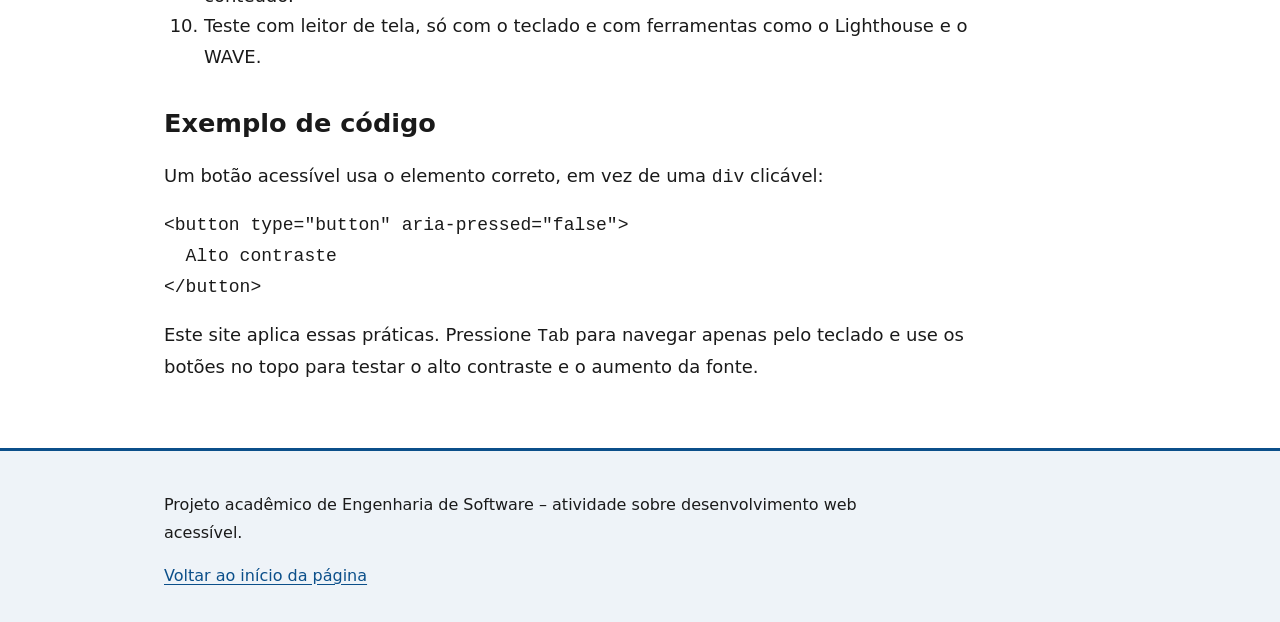
<file: web-acessivel.html>
<!DOCTYPE html>
<html lang="pt-BR">
<head>
  <meta charset="UTF-8">
  <meta name="viewport" content="width=device-width, initial-scale=1">
  <meta name="description" content="Princípios das WCAG e boas práticas para criar páginas web acessíveis.">
  <title>Web acessível – Acessibilidade em Foco</title>
  <link rel="stylesheet" href="css/styles.css">
  <script src="js/script.js"></script>
</head>
<body>
  <a class="skip-link" href="#conteudo">Ir para o conteúdo principal</a>

  <header class="site-header">
    <div class="header-inner">
      <p class="site-title"><a href="index.html">Acessibilidade em Foco</a></p>

      <div id="toolbar" class="toolbar" role="group" aria-label="Ferramentas de acessibilidade" hidden>
        <button type="button" id="btn-diminuir" aria-label="Diminuir tamanho do texto">A−</button>
        <button type="button" id="btn-padrao" aria-label="Restaurar tamanho padrão e contraste">A</button>
        <button type="button" id="btn-aumentar" aria-label="Aumentar tamanho do texto">A+</button>
        <button type="button" id="btn-contraste" aria-pressed="false">Alto contraste</button>
      </div>

      <nav class="main-nav" aria-label="Principal">
        <ul>
          <li><a href="index.html">Início</a></li>
          <li><a href="o-que-e.html">O que é acessibilidade</a></li>
          <li><a href="cotidiano.html">No dia a dia</a></li>
          <li><a href="tecnologias-assistivas.html">Tecnologias assistivas</a></li>
          <li><a href="web-acessivel.html" aria-current="page">Web acessível</a></li>
          <li><a href="contato.html">Contato e fontes</a></li>
        </ul>
      </nav>
    </div>
  </header>

  <p id="status" class="visually-hidden" role="status" aria-live="polite"></p>

  <main id="conteudo" tabindex="-1">
    <div class="container">
      <article>
        <h1>Web acessível</h1>

        <p>
          Boa parte da vida cotidiana acontece online: bancos, escola, saúde, compras, serviços públicos.
          Se um site não é acessível, ele deixa pessoas de fora. As Diretrizes de Acessibilidade para
          Conteúdo Web (WCAG), publicadas pelo W3C, são a principal referência para evitar isso.
        </p>

        <h2 id="pour">Os quatro princípios (POUR)</h2>

        <figure>
          <svg viewBox="0 0 560 120" role="img" aria-labelledby="fig2-titulo fig2-desc">
            <title id="fig2-titulo">Princípios POUR das WCAG</title>
            <desc id="fig2-desc">Quatro caixas lado a lado: Perceptível, Operável, Compreensível e Robusto.</desc>
            <g fill="none" stroke="currentColor" stroke-width="3">
              <rect x="10" y="20" width="125" height="80" rx="8"/>
              <rect x="148" y="20" width="125" height="80" rx="8"/>
              <rect x="286" y="20" width="125" height="80" rx="8"/>
              <rect x="424" y="20" width="125" height="80" rx="8"/>
            </g>
            <g fill="currentColor" font-size="15" text-anchor="middle">
              <text x="72" y="66">Perceptível</text>
              <text x="210" y="66">Operável</text>
              <text x="348" y="66">Compreensível</text>
              <text x="486" y="66">Robusto</text>
            </g>
          </svg>
          <figcaption>Figura 2 – Os quatro princípios das WCAG.</figcaption>
        </figure>

        <dl>
          <dt><strong>Perceptível</strong></dt>
          <dd>A informação pode ser percebida por diferentes sentidos. Exemplos: texto alternativo em imagens, legendas em vídeos e contraste suficiente.</dd>

          <dt><strong>Operável</strong></dt>
          <dd>Tudo pode ser usado por teclado, sem armadilhas de foco, com tempo suficiente e sem conteúdo que pisque de forma perigosa.</dd>

          <dt><strong>Compreensível</strong></dt>
          <dd>Textos legíveis, navegação previsível, idioma da página declarado e ajuda para corrigir erros em formulários.</dd>

          <dt><strong>Robusto</strong></dt>
          <dd>O código é bem formado e usa elementos semânticos, para funcionar com navegadores e tecnologias assistivas atuais e futuras.</dd>
        </dl>

        <h2 id="praticas">Boas práticas para quem programa</h2>
        <ol>
          <li>Declare o idioma: <code>&lt;html lang="pt-BR"&gt;</code>.</li>
          <li>Use elementos semânticos: <code>header</code>, <code>nav</code>, <code>main</code>, <code>footer</code>, títulos <code>h1</code> a <code>h6</code> em ordem.</li>
          <li>Escreva texto alternativo útil nas imagens (<code>alt</code>) e deixe <code>alt=""</code> nas decorativas.</li>
          <li>Garanta contraste mínimo de 4,5:1 entre texto e fundo.</li>
          <li>Permita usar tudo com o teclado e mantenha o foco visível.</li>
          <li>Associe cada campo de formulário a um <code>label</code>.</li>
          <li>Use links com textos que façam sentido sozinhos (evite "clique aqui").</li>
          <li>Não dependa só da cor para transmitir informação.</li>
          <li>Respeite <code>prefers-reduced-motion</code> e permita ampliar o texto até 200% sem perder conteúdo.</li>
          <li>Teste com leitor de tela, só com o teclado e com ferramentas como o Lighthouse e o WAVE.</li>
        </ol>

        <h2 id="exemplo">Exemplo de código</h2>
        <p>Um botão acessível usa o elemento correto, em vez de uma <code>div</code> clicável:</p>
        <pre><code>&lt;button type="button" aria-pressed="false"&gt;
  Alto contraste
&lt;/button&gt;</code></pre>

        <p>
          Este site aplica essas práticas. Pressione <kbd>Tab</kbd> para navegar apenas pelo teclado
          e use os botões no topo para testar o alto contraste e o aumento da fonte.
        </p>
      </article>
    </div>
  </main>

  <footer class="site-footer">
    <div class="container">
      <p>Projeto acadêmico de Engenharia de Software – atividade sobre desenvolvimento web acessível.</p>
      <p><a href="#conteudo">Voltar ao início da página</a></p>
    </div>
  </footer>
</body>
</html>
</file>
<file: css/styles.css>
/* ===== Variáveis (tema padrão e alto contraste) ===== */
:root {
  --bg: #ffffff;
  --bg-alt: #eef3f8;
  --text: #1a1a1a;
  --muted: #3d4650;
  --primary: #0b4f8a;
  --primary-text: #ffffff;
  --link: #0b4f8a;
  --link-visited: #5b2a86;
  --border: #8a96a3;
  --focus: #b34700;
  --error: #a30000;
}

:root[data-contrast="high"] {
  --bg: #000000;
  --bg-alt: #111111;
  --text: #ffffff;
  --muted: #ffffff;
  --primary: #ffe600;
  --primary-text: #000000;
  --link: #66d9ff;
  --link-visited: #ffb3ff;
  --border: #ffffff;
  --focus: #ffe600;
  --error: #ff8a8a;
}

/* ===== Base ===== */
*, *::before, *::after { box-sizing: border-box; }

html { font-size: 100%; scroll-behavior: smooth; }

body {
  margin: 0;
  font-family: system-ui, -apple-system, "Segoe UI", Roboto, Arial, sans-serif;
  font-size: 1.125rem;
  line-height: 1.7;
  color: var(--text);
  background: var(--bg);
}

h1, h2, h3 { line-height: 1.25; }
h1 { font-size: 2.1rem; margin-top: 0; }
h2 { font-size: 1.6rem; margin-top: 2.2rem; }
h3 { font-size: 1.25rem; }

p, li { max-width: 70ch; }

a { color: var(--link); text-decoration: underline; text-underline-offset: 3px; }
a:visited { color: var(--link-visited); }
a:hover { text-decoration-thickness: 3px; }

/* Foco sempre visível */
:focus-visible {
  outline: 3px solid var(--focus);
  outline-offset: 3px;
}

main:focus { outline: none; }

@media (prefers-reduced-motion: reduce) {
  html { scroll-behavior: auto; }
  * { animation: none !important; transition: none !important; }
}

/* ===== Skip link ===== */
.skip-link {
  position: absolute;
  left: 1rem;
  top: -4rem;
  background: var(--primary);
  color: var(--primary-text);
  padding: 0.75rem 1rem;
  border-radius: 0 0 6px 6px;
  z-index: 100;
  font-weight: 700;
}
.skip-link:focus { top: 0; }

/* ===== Cabeçalho e navegação ===== */
.site-header {
  background: var(--bg-alt);
  border-bottom: 3px solid var(--primary);
}
.header-inner, .container {
  max-width: 62rem;
  margin: 0 auto;
  padding: 0 1.25rem;
}
.header-inner { padding-top: 1rem; padding-bottom: 1rem; }

.site-title { margin: 0; font-size: 1.5rem; }
.site-title a { color: var(--text); text-decoration: none; }

.toolbar {
  display: flex;
  flex-wrap: wrap;
  gap: 0.5rem;
  margin: 0.75rem 0;
}
.toolbar[hidden] { display: none; }

button, .button {
  font: inherit;
  font-weight: 600;
  background: var(--bg);
  color: var(--text);
  border: 2px solid var(--border);
  border-radius: 6px;
  padding: 0.5rem 0.9rem;
  min-height: 44px;
  min-width: 44px;
  cursor: pointer;
}
button:hover { border-color: var(--primary); }
button[aria-pressed="true"] {
  background: var(--primary);
  color: var(--primary-text);
  border-color: var(--primary);
}
button.primary, .button {
  background: var(--primary);
  color: var(--primary-text);
  border-color: var(--primary);
  text-decoration: none;
  display: inline-block;
}
.button:visited { color: var(--primary-text); }

.main-nav ul {
  list-style: none;
  margin: 0;
  padding: 0;
  display: flex;
  flex-wrap: wrap;
  gap: 0.5rem;
}
.main-nav a {
  display: inline-block;
  padding: 0.6rem 0.9rem;
  min-height: 44px;
  border: 2px solid transparent;
  border-radius: 6px;
  font-weight: 600;
}
.main-nav a[aria-current="page"] {
  background: var(--primary);
  color: var(--primary-text);
  text-decoration: none;
}

/* ===== Conteúdo ===== */
main { padding: 2rem 0 3rem; }

.hero {
  background: var(--bg-alt);
  border: 2px solid var(--border);
  border-radius: 10px;
  padding: 1.5rem;
  margin-bottom: 2rem;
}

.cards {
  display: grid;
  grid-template-columns: repeat(auto-fit, minmax(16rem, 1fr));
  gap: 1rem;
  list-style: none;
  padding: 0;
}
.card {
  border: 2px solid var(--border);
  border-radius: 10px;
  padding: 1rem 1.25rem;
  background: var(--bg);
}
.card h3 { margin-top: 0; }

blockquote {
  border-left: 6px solid var(--primary);
  margin: 1.5rem 0;
  padding: 0.25rem 1rem;
  background: var(--bg-alt);
}

.note {
  border: 2px solid var(--primary);
  border-radius: 8px;
  padding: 0.75rem 1rem;
  background: var(--bg-alt);
}

figure { margin: 1.5rem 0; }
figcaption { color: var(--muted); font-size: 0.95rem; }
svg { max-width: 100%; height: auto; }

/* Tabela */
.table-wrap { overflow-x: auto; }
table { border-collapse: collapse; width: 100%; min-width: 32rem; }
caption { text-align: left; font-weight: 700; padding-bottom: 0.5rem; }
th, td { border: 2px solid var(--border); padding: 0.6rem 0.8rem; text-align: left; vertical-align: top; }
thead th { background: var(--bg-alt); }

/* ===== Formulário ===== */
form { max-width: 36rem; }
.field { margin-bottom: 1.25rem; }
label { display: block; font-weight: 700; margin-bottom: 0.25rem; }
.hint { color: var(--muted); font-size: 0.95rem; margin: 0 0 0.35rem; }
input[type="text"], input[type="email"], select, textarea {
  width: 100%;
  font: inherit;
  color: var(--text);
  background: var(--bg);
  border: 2px solid var(--border);
  border-radius: 6px;
  padding: 0.6rem 0.75rem;
  min-height: 44px;
}
input[aria-invalid="true"], textarea[aria-invalid="true"] { border-color: var(--error); border-width: 3px; }
.error-msg { color: var(--error); font-weight: 700; margin: 0.35rem 0 0; }
.error-summary {
  border: 3px solid var(--error);
  border-radius: 8px;
  padding: 0.75rem 1rem;
  margin-bottom: 1.5rem;
}
.error-summary:focus { outline: 3px solid var(--focus); }
.error-summary h2 { margin: 0 0 0.5rem; font-size: 1.2rem; color: var(--error); }
.success {
  border: 3px solid var(--primary);
  border-radius: 8px;
  padding: 0.75rem 1rem;
  background: var(--bg-alt);
}

/* ===== Rodapé ===== */
.site-footer {
  background: var(--bg-alt);
  border-top: 3px solid var(--primary);
  padding: 1.5rem 0;
  font-size: 1rem;
}

.visually-hidden {
  position: absolute !important;
  width: 1px; height: 1px;
  margin: -1px; padding: 0;
  overflow: hidden;
  clip: rect(0 0 0 0);
  white-space: nowrap;
  border: 0;
}
</file>
